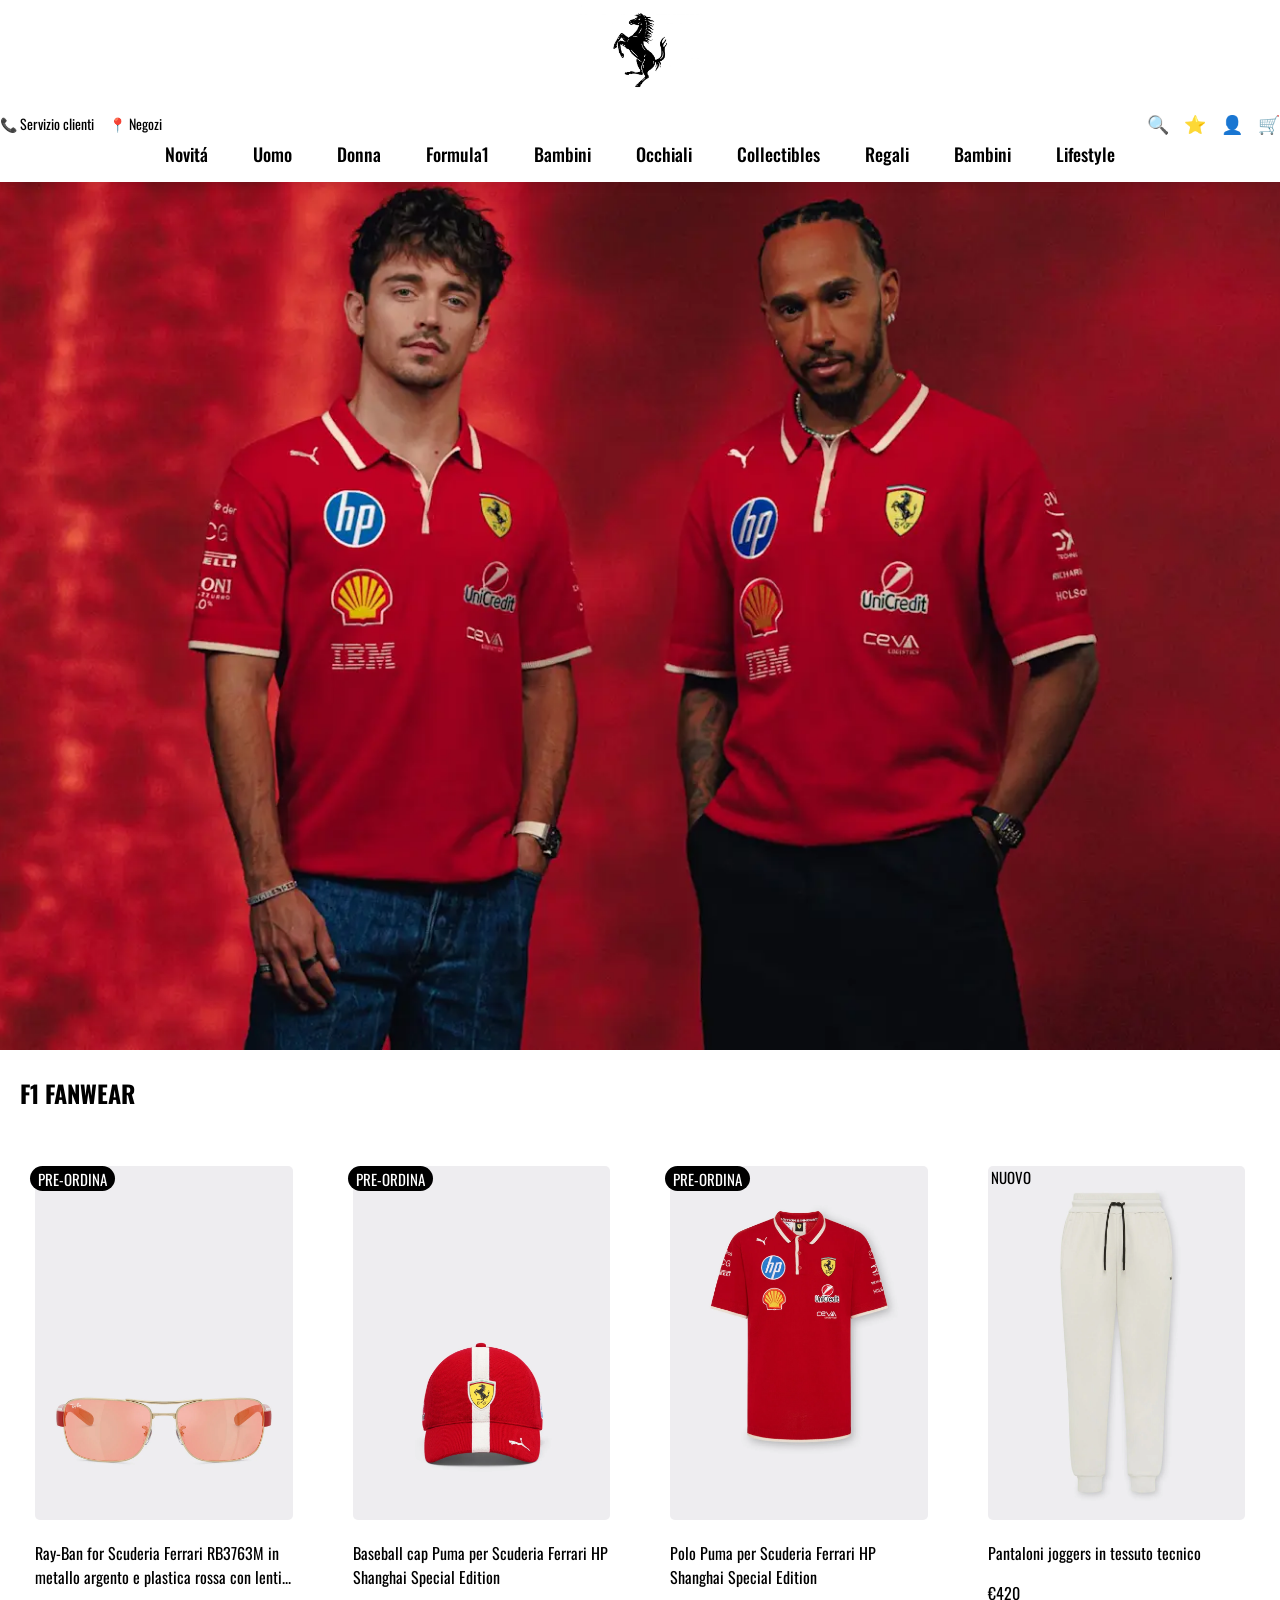
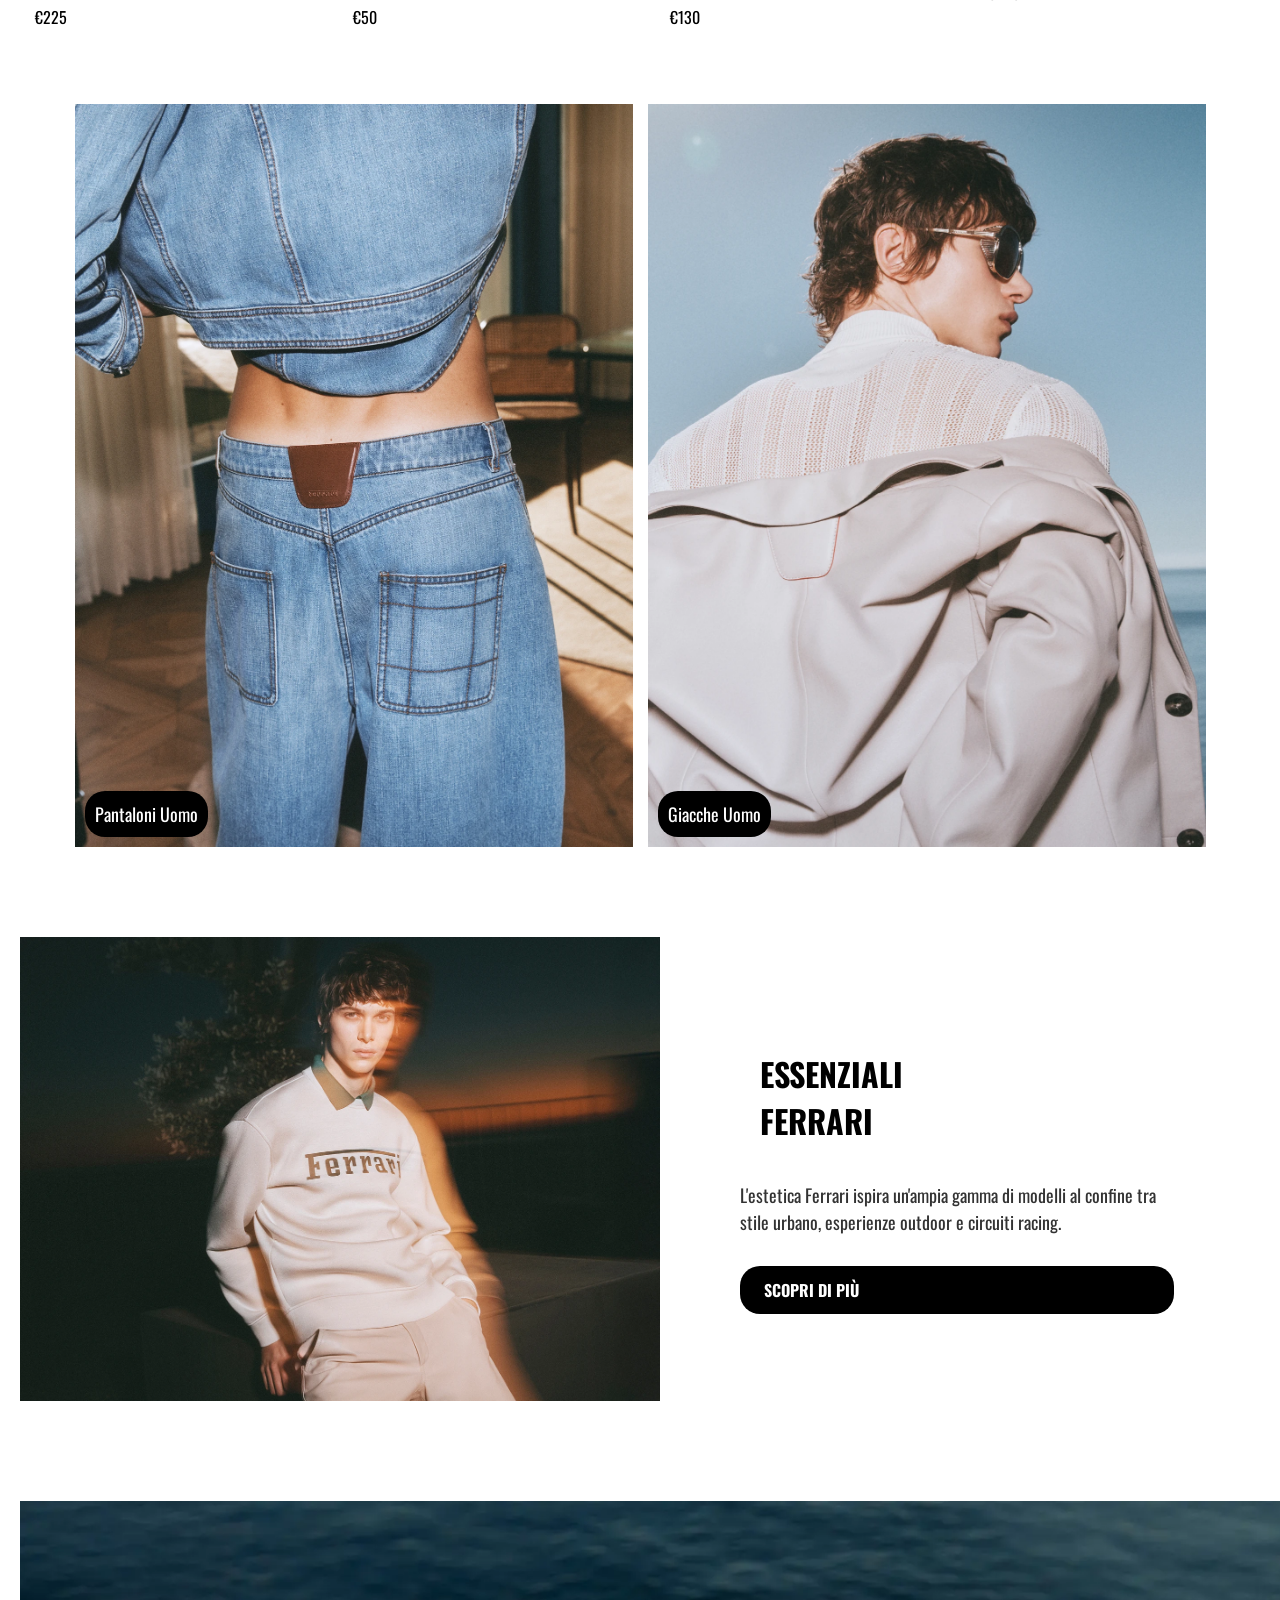
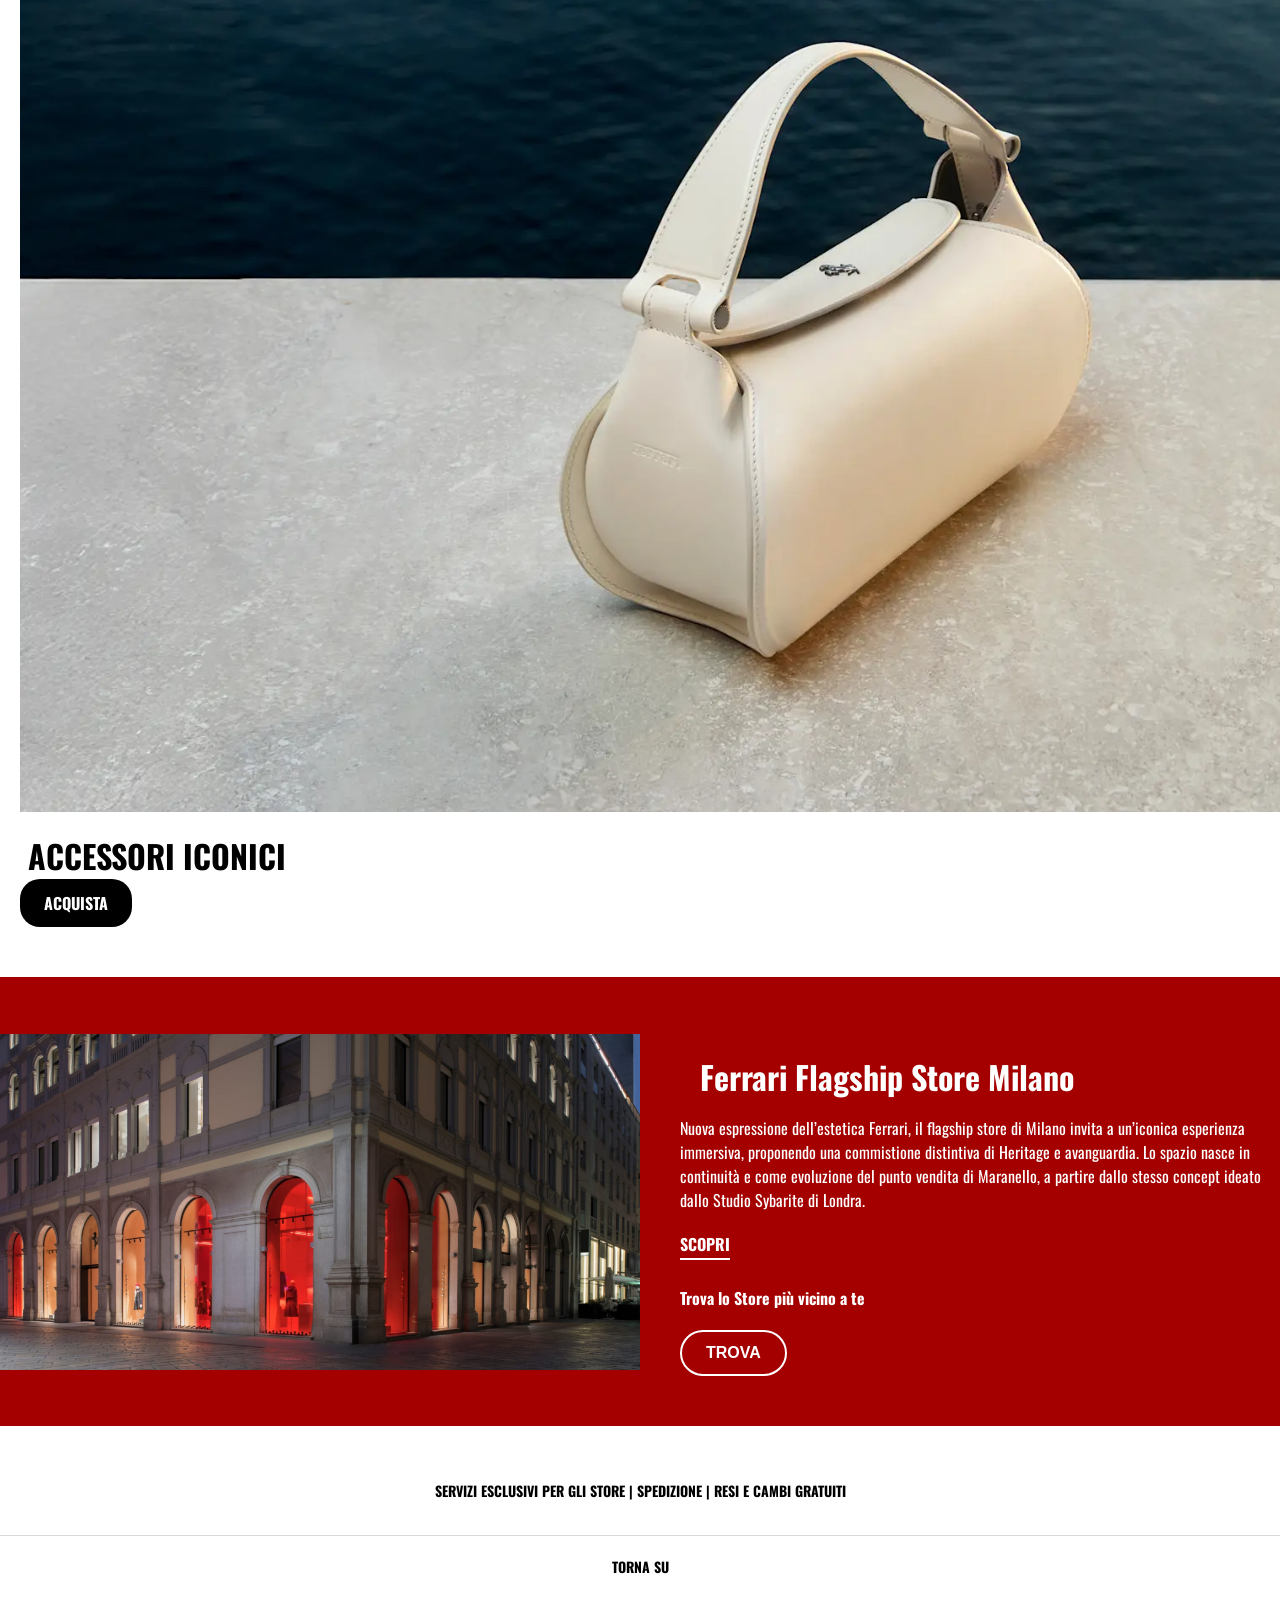
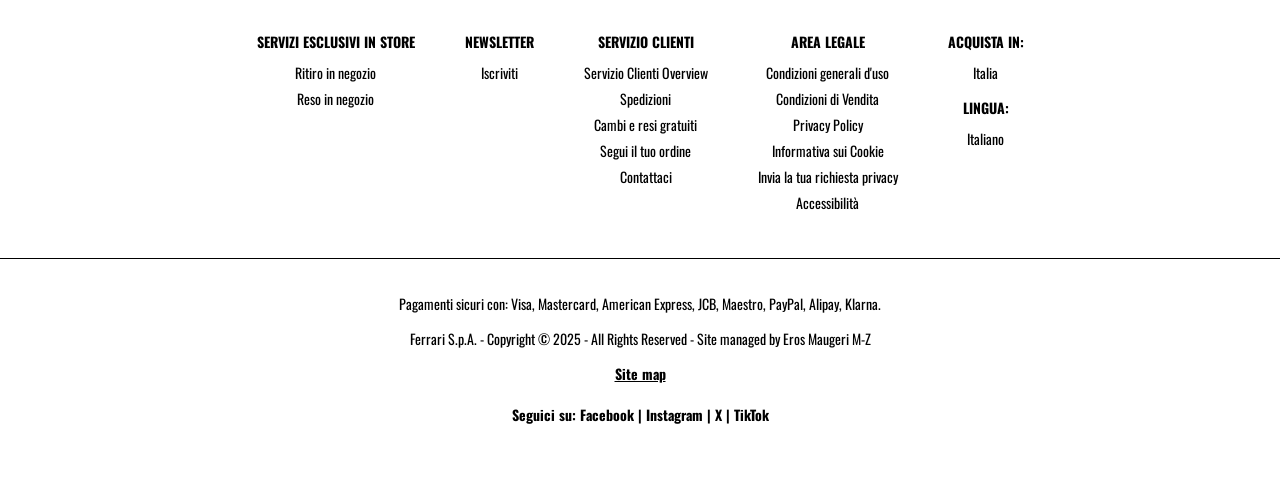
<file: index.html>
<!DOCTYPE html>
<html lang="it">
<head>
  <meta charset="UTF-8">
  <meta name="viewport" content="width=device-width, initial-scale=1.0">
  <title>Ferrari Store</title>
  <link rel="stylesheet" href="mhw1.css">
  <link href="https://fonts.googleapis.com/css2?family=Oswald&display=swap" rel="stylesheet">
</head>
<body>
  <!-- HEADER -->
  <header>
    <div class="logo-container">
      <img src="logo_ferrari.png" alt="Ferrari Logo" class="logo">
    </div>
    <div class="header-top">
      <div class="header-left">
          <a href="#">&#128222; Servizio clienti</a> <!--Codici per le emoji-->
          <a href="#">&#128205; Negozi</a>
      </div>
      <div class="header-right">
          <a href="#">🔍</a>
          <a href="#">⭐</a>
          <a href="#">👤</a>
          <a href="#">🛒</a>
      </div>
  </div>
    <nav>
      <div class="menu-item"><a href="#novita">Novitá</a></div>
      <div class="menu-item"><a href="#uomo">Uomo</a></div>
      <div class="menu-item"><a href="#donna">Donna</a></div>
      <div class="menu-item"><a href="#formula-1">Formula1</a></div>
      <div class="menu-item"><a href="#bambini">Bambini</a></div>
      <div class="menu-item"><a href="#occhiali">Occhiali</a></div>
      <div class="menu-item"><a href="#collectibles">Collectibles</a></div>
      <div class="menu-item"><a href="#regali">Regali</a></div>
      <div class="menu-item"><a href="#bambini">Bambini</a></div>
      <div class="menu-item"><a href="#lifestyle">Lifestyle</a></div>
    </nav>
  </header>

  <!-- BANNER PRINCIPALE -->
  <section id="hero">
    <img src="banner.jpg" alt="Ferrari Store Banner" class="banner">
  </section>

  <!-- SEZIONE NUOVI ARRIVI -->
  <section id="f1-fanwear">
    <h2>F1 FANWEAR</h2>
    <div class="product-container">
        <article class="product-card">
            <div class="preorder-label">PRE-ORDINA</div>
            <img src="nuovo1.jpg" alt="Nuovo Prodotto 1">
            <p>Ray-Ban for Scuderia Ferrari RB3763M in metallo argento e plastica rossa con lenti...</p>
            <span class="price">€225</span>
        </article>
        <article class="product-card">
            <div class="preorder-label">PRE-ORDINA</div>
            <img src="nuovo2.jpg" alt="Nuovo Prodotto 2">
            <p>Baseball cap Puma per Scuderia Ferrari HP Shanghai Special Edition</p>
            <span class="price">€50</span>
        </article>
        <article class="product-card">
            <div class="preorder-label">PRE-ORDINA</div>
            <img src="nuovo3.jpg" alt="Nuovo Prodotto 3">
            <p>Polo Puma per Scuderia Ferrari HP Shanghai Special Edition</p>
            <span class="price">€130</span>
        </article>
        <article class="product-card">
          <div class="nuovo-label">NUOVO</div>
          <img src="nuovo4.jpg" alt="Nuovo Prodotto 4">
          <p>Pantaloni joggers in tessuto tecnico</p>
          <span class="price">€420</span>
      </article>
    </div>
  </section>

<!-- SEZIONE ABBIGLIAMENTO UOMO -->
<section id="abbigliamento-uomo">
  <div class="image-box">
      <img src="pantaloniuomo.jpg" alt="Pantaloni Uomo">
      <a href="#" class="text-overlay">Pantaloni Uomo</a>
  </div>
  <div class="image-box">
      <img src="giaccheuomo.jpg" alt="Giacche Uomo">
      <a href="#" class="text-overlay">Giacche Uomo</a>
  </div>
</section>


<!-- SEZIONE ESSENZIALI FERRARI -->
<section id="essenziali-ferrari">
  <div class="essentials-container">
      <div class="essentials-image">
          <img src="essenziali-ferrari.jpg" alt="Essenziali Ferrari">
      </div>
      <div class="essentials-text">
          <h2>ESSENZIALI <br> FERRARI</h2>
          <p>L'estetica Ferrari ispira un'ampia gamma di modelli al confine tra stile urbano, esperienze outdoor e circuiti racing.</p>
          <a href="#" class="essentials-button">SCOPRI DI PIÙ</a>
      </div>
  </div>
</section>


<!-- SEZIONE ACCESSORI ICONICI -->
<section id="accessori-iconici">
  <div class="iconics-container">
    <img src="accessori-iconici.jpg" alt="Accessori Iconici" class="iconics-image">
    <div class="iconics-text">
      <h2>ACCESSORI ICONICI</h2>
      <a href="#" class="iconics-button">ACQUISTA</a>
    </div>
  </div>
</section>


<!-- SEZIONE FLAGSHIP STORE MILANO -->
<section id="flagship-store">
  <div class="flagship-container">
    <img src="flagship-store.jpg" alt="Ferrari Flagship Store Milano" class="flagship-image">
    <div class="flagship-text">
      <h2>Ferrari Flagship Store Milano</h2>
      <p>Nuova espressione dell’estetica Ferrari, il flagship store di Milano invita a un’iconica esperienza immersiva, proponendo una commistione distintiva di Heritage e avanguardia. Lo spazio nasce in continuità e come evoluzione del punto vendita di Maranello, a partire dallo stesso concept ideato dallo Studio Sybarite di Londra.</p>
      <a href="#" class="discover">SCOPRI</a>
      <div class="store-search">
        <p class="store-title">Trova lo Store più vicino a te</p>
        <div class="store-discover">
          <button class="find-button">TROVA</button> <!--Non cliccabile perché non é implementata la barra di ricerca-->
        </div>
      </div>
    </div>
  </div>
</section>

  <!-- FOOTER -->
  <footer>
    <div class="footer-top">
      <p>SERVIZI ESCLUSIVI PER GLI STORE | SPEDIZIONE | RESI E CAMBI GRATUITI</p>
    </div>
  
    <div class="footer-middle">
      <a href="#" class="scroll-top">TORNA SU</a>
    </div>
  
    <div class="footer-links">
      <div class="footer-column">
        <h3>SERVIZI ESCLUSIVI IN STORE</h3>
        <a href="#">Ritiro in negozio</a>
        <a href="#">Reso in negozio</a>
      </div>
      <div class="footer-column">
        <h3>NEWSLETTER</h3>
        <a href="#">Iscriviti</a>
      </div>
      <div class="footer-column">
        <h3>SERVIZIO CLIENTI</h3>
        <a href="#">Servizio Clienti Overview</a>
        <a href="#">Spedizioni</a>
        <a href="#">Cambi e resi gratuiti</a>
        <a href="#">Segui il tuo ordine</a>
        <a href="#">Contattaci</a>
      </div>
      <div class="footer-column">
        <h3>AREA LEGALE</h3>
        <a href="#">Condizioni generali d'uso</a>
        <a href="#">Condizioni di Vendita</a>
        <a href="#">Privacy Policy</a>
        <a href="#">Informativa sui Cookie</a>
        <a href="#">Invia la tua richiesta privacy</a>
        <a href="#">Accessibilità</a>
      </div>
      <div class="footer-column">
        <h3>ACQUISTA IN:</h3>
        <a href="#">Italia</a>
        <h3>LINGUA:</h3>
        <a href="#">Italiano</a>
      </div>
    </div>
  
    <div class="footer-bottom">
      <p>Pagamenti sicuri con: Visa, Mastercard, American Express, JCB, Maestro, PayPal, Alipay, Klarna.</p>
      <p>Ferrari S.p.A. - Copyright © 2025 - All Rights Reserved - Site managed by Eros Maugeri M-Z</p>
      <a href="#" class="site-map">Site map</a>
    </div>
  
    <div class="footer-social">
      <p>Seguici su: Facebook | Instagram | X | TikTok</p>
    </div>
  </footer>
  </body>
  </html>
</file>
<file: mhw1.css>
body {
    font-family: 'Oswald', sans-serif;
    margin: 0;
    padding: 0;
    background-color: white;
    color: black;
    text-align: center;
    overflow-x: hidden; /*Mi dava un problema con la foto che usciva e allargava la pagina*/
    width: 100vw;
}

/* HEADER */
header {
    background-color: white;
    padding: 5px 0;
    text-align: center;
    position: fixed;
    width: 100%;
    z-index: 10;
    box-shadow: 0 2px 10px rgba(0, 0, 0, 0.1);
}

.header-top {
  display: flex;
  justify-content: space-between;
  align-items: center;
  flex-wrap: wrap;  /*Evita che il contenuto venga tagliato */
  padding: 5px 0;
}

/*Sezione sinistra: Servizio clienti e Negozi */
.header-left {
  display: flex;
  flex-wrap: wrap;
}

.header-left a {
  text-decoration: none;
  color: black;
  font-size: 14px;
  margin-right: 15px;
  white-space: nowrap; /*Evita che il testo vada a capo */
}

/*Sezione destra: Icone */
.header-right {
  display: flex;
  flex-wrap: wrap;
}

.header-right a {
  text-decoration: none;
  font-size: 18px;
  color: black;
  margin-left: 15px;
}

/* LOGO */
.logo-container {
    display: flex;
    justify-content: center;
    margin-bottom: 10px;
}

.logo {
    width: 120px;
}

/* NAVBAR */
nav {
    display: flex;
    justify-content: center;
    gap: 25px; /*avendo display:flex uso gap che é intrinseca di flexbox e mi impedisce di usare margin per ogni elemento figlio (lo stesso vale per quelli sotto) */
    margin-bottom: 10px;
}

.menu-item a {
    position: relative;
    color: black;
    text-decoration: none; /*Rimuove la sottolineatura */
    font-weight: 500;
    padding: 10px;
    font-size: 18px;
}

.menu-item a:hover {
    border-bottom: 3px solid black;
    padding-bottom: 3px;
}

/* BANNER */
.banner {
    width: 100%;
    height: 100vh;
    object-fit: cover; /*ho usato questo (anziché backgroud-size:cover) perché non da problemi con l'immagine (non viene ristretta quando si passa a mobile) */
    margin-top: 150px;
}

/* SEZIONE PRODOTTI */
h2 {
    text-align: left;
    padding-left: 20px;
}

.nuovo-label{
    position: absolute;
    top: 10px;
    left: 10px;
    color: black;
    padding: 5px 8px;
    border-radius: 5px;
    font-size: 15px;
    z-index: 1;
}

.preorder-label {
    position: absolute;
    top: 15px;
    left: 10px;
    height: 15px;
    line-height: 16px;
    width: auto;
    background-color: black;
    color: white;
    padding: 5px 8px;
    border-radius: 500px;
    font-size: 15px;
    z-index: 1;
    text-align: center;
}


.product-container {
  display: flex;
  gap: 30px;
  padding: 20px;
  justify-content: center;
}


/*Sono varie media query per vari formati dello schermo (in altri modi da problemi su mobile rimpicciolendo troppo le immagini)*/

/*Schermi grandi*/
@media (min-width: 1025px) {
  .product-card {
      flex: 1 1 25%;
      min-width: 250px;
      max-width: 25%;
  }
}

/*laptop*/
@media (max-width: 1024px) and (min-width: 600px) {
  .product-container {
      flex-wrap: nowrap;
      overflow-x: auto;
      justify-content: flex-start;
  }
  .product-card {
      flex: 0 0 25%;
      min-width: 250px;
      max-width: 25%;
  }
}

/*mobile*/
@media (max-width: 600px) {
  .product-container {
      flex-direction: column;
      align-items: center;
      overflow: visible;
  }
  .product-card {
      width: 100%;
      max-width: 400px;
  }
}

.product-card {
    color: black;
    padding: 15px;
    border-radius: 8px;
    width: 400px;
    position: relative;
    text-align: left;
}

.product-card img {
    width: 100%;
    height: auto;
    border-radius: 5px;
}

.price {
    color: black;
}

@media (max-width: 600px) {
    
    body{
      width: 140vw;
    }
    nav {
        display: flex;
        overflow-x: auto; /*L'alternativa al menu a tre linee, che si puó fare in javascript */
        flex-wrap: nowrap;
        padding: 10px 0;
        gap: 5px;
        justify-content: flex-start;
        font-size: 12px;
        width: 100%;
    }

    .menu-item {
        flex-shrink: 0;
        padding: 5px 8px;
    }

    .product-container {
        flex-direction: column;
        align-items: center;
    }

    .banner {
        height: 500px;
        width: 500px;
        margin-top: 210px;
    }
    
}

/* SEZIONE ABBIGLIAMENTO */
#abbigliamento-uomo {
    display: flex;
    justify-content: center;
    gap: 15px;
    padding: 40px 20px;
}

.image-box {
    position: relative;
    width: 45%;
}

.image-box img {
    width: 100%;
    height: auto;
    display: block;
}

.text-overlay {
    position: absolute;
    bottom: 10px;
    left: 10px;
    width: auto;
    background: black;
    color: white;
    text-align: center;
    padding: 10px;
    border-radius: 20px;
    text-decoration: none;
    font-size: 18px;
    font-family: 'Oswald', sans-serif;
    border: none;
}

.text-overlay:hover {
    background-color: #ff1100;
}

@media (max-width: 600px) {
    #abbigliamento-uomo {
        flex-direction: column;
    }

    .image-box {
        width: 100%;
    }
}

/* SEZIONE ESSENZIALI FERRARI */
#essenziali-ferrari {
    display: flex;
    justify-content: flex-start;
    padding: 50px 20px;
}

.essentials-container {
    display: flex;
    align-items: center;
    max-width: 1400px;
    width: 100%;
    gap: 80px;
}

.essentials-image {
    height: auto;
    width: 50vw;
}

.essentials-image img {
    width: 100%;
    height: auto;
    display: block;
}

.essentials-text {
    width: 35%;
    text-align: left;
    display: flex;
    flex-direction: column;
    justify-content: center;
}

.essentials-text h2 {
    font-size: 32px;
    font-weight: bold;
    margin-bottom: 20px;
}

.essentials-text p {
    font-size: 18px;
    color: #333;
    line-height: 1.5;
    margin-bottom: 30px;
}

.essentials-button {
    display: inline-block;
    padding: 12px 24px;
    background-color: black;
    color: white;
    text-decoration: none;
    border-radius: 20px;
    font-size: 16px;
    font-weight: bold;
}

.essentials-button:hover{
    background-color: #ff1100;
}

@media (max-width: 768px) {
    .essentials-container {
        flex-direction: column;
        text-align: center;
        gap: 30px;
    }

    .essentials-image, .essentials-text {
        width: 100%;
    }

    .essentials-text h2 {
        font-size: 28px;
    }

    .essentials-button {
        padding: 10px 20px;
    }
}


/* SEZIONE ACCESSORI ICONICI */
#accessori-iconici {
    padding: 50px 20px;
    max-width: 1800px;
    margin: 0 auto;
  }
  
  .iconics-container {
    justify-content: left;
  }
  
  .iconics-image {
    display: block;
    margin: 0 auto;
    width: 180vh;
    height: auto;
  }
  
  .iconics-text {
    text-align: left;
    margin: 20px 0 0 0%; /*Sposta il testo verso sinistra, sotto l'immagine */
  }
  
  .iconics-text h2 {
    font-size: 32px;
    font-weight: bold;
    margin: 20px 0 0 -1%;
    color: black;
  }
  
  .iconics-button {
    display: inline-block;
    padding: 12px 24px;
    background-color: black;
    color: white;
    text-decoration: none;
    border-radius: 20px;
    font-size: 16px;
    font-weight: bold;
  }
  
  .iconics-button:hover {
    background-color: #ff1100;
  }

  @media (max-width: 600px) {
    #accessori-iconici {
      padding: 30px 10px;
    }
    
    .iconics-image {
      width: 100%;
    }
    
    .iconics-text {
      margin: 15px 0 0 0%;
    }
    
    .iconics-text h2 {
      font-size: 24px;
      margin: 15px 0 0 -3%;
    }
    
    .iconics-button {
      padding: 10px 20px;
      font-size: 14px;
    }
  }

  /* SEZIONE FLAGSHIP STORE */
#flagship-store {
    background-color: #a40000; /*Rosso Ferrari */
    padding: 50px 0;
  }
  
  .flagship-container {
    display: flex;
    align-items: center;
    max-width: 1700px;
    margin: 0 auto;
    gap: 40px;
  }
  
  .flagship-image {
    width: 50%;
    height: auto;
    display: block;
  }
  
  .flagship-text {
    color: white;
    width: 50%;
    text-align: left;
  }
  
  .flagship-text h2 {
    font-size: 32px;
    font-weight: bold;
    margin-bottom: 15px;
    text-align: left;
  }
  
  .flagship-text p {
    font-size: 16px;
    line-height: 1.5;
    margin-bottom: 20px;
  }
  
  .discover {
    font-size: 16px;
    font-weight: bold;
    text-decoration: none;
    color: white;
    border-bottom: 2px solid white;
    padding-bottom: 2px;
  }
  
  .discover:hover {
    color: #ff1100;
    border-bottom: 2px solid #ff1100;
  }
  
  /* SEZIONE TROVA STORE */
  .store-title {
    font-size: 20px;
    font-weight: bold;
    margin-top: 30px;
  }
  
  .store-discover {
    display: flex;
    align-items: center;
    gap: 10px;
    margin-top: 10px;
  }
  
  .find-button {
    padding: 12px 24px;
    background: transparent;
    border: 2px solid white;
    color: white;
    font-size: 16px;
    border-radius: 30px;
    font-weight: bold;
  }
  
  .find-button:hover {
    background-color: white;
    color: #a40000;
  }

@media (max-width: 768px) {
    .flagship-container {
      flex-direction: column;
      text-align: center;
    }
    
    .flagship-image {
      width: 90%;
    }
    
    .flagship-text {
      width: 90%;
    }
    
    .find-button {
      width: 100%;
    }
  }

/* FOOTER */
footer {
    background-color: white;
    color: black;
    font-size: 14px;
    padding: 40px 0;
    text-align: center;
  }
  
  .footer-top {
    font-weight: bold;
    padding-bottom: 20px;
    border-bottom: 1px solid rgb(218, 216, 216);
  }
  
  .footer-middle {
    margin: 20px 0;
  }
  
  .scroll-top {
    font-weight: bold;
    text-decoration: none;
    color: black;
  }
  
  .footer-links {
    display: flex;
    justify-content: center;
    gap: 50px;
    padding: 20px 0;
  }
  
  .footer-column h3 {
    font-size: 14px;
    font-weight: bold;
    margin-bottom: 10px;
  }
  
  .footer-column a {
    display: block;
    color: black;
    text-decoration: none;
    margin-bottom: 5px;
  }
  
  .footer-column a:hover {
    text-decoration: underline;
  }
  
  .footer-bottom {
    margin-top: 20px;
    padding-top: 20px;
    border-top: 1px solid black;
  }
  
  .site-map {
    display: block;
    font-weight: bold;
    color: black;
    margin-top: 10px;
  }
  
  .footer-social {
    margin-top: 20px;
    font-weight: bold;
  }

  @media (max-width: 768px) {

    .footer-links {
      flex-direction: column;
      align-items: center;
      text-align: center;
    }
  
    .footer-column {
      width: 100%;
    }
  }
</file>
